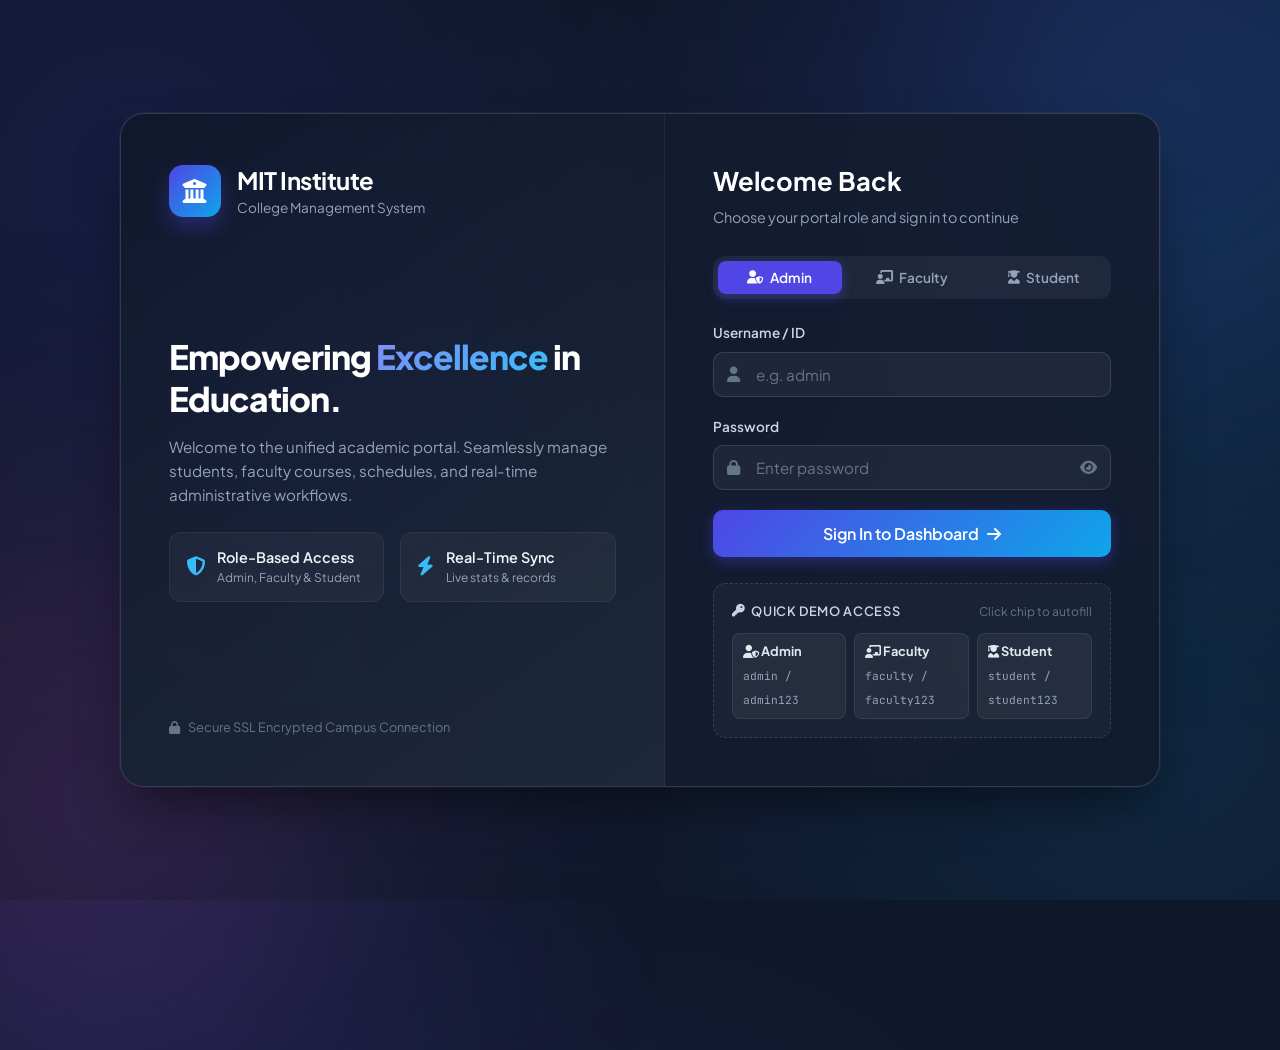
<file: index.html>
<!DOCTYPE html>
<html lang="en">
<head>
    <meta charset="UTF-8">
    <meta name="viewport" content="width=device-width, initial-scale=1.0">
    <title>MIT Institute of Technology - Portal Login</title>
    <link rel="stylesheet" href="style.css">
    <link rel="stylesheet" href="https://cdnjs.cloudflare.com/ajax/libs/font-awesome/6.4.0/css/all.min.css">
      <meta name="google-site-verification" content="WnSOQqePxmQyamzZql96hDCzVSBXV7g25Lu8MA2Vbxw" />

</head>
<body class="login-body">
    <div class="auth-wrapper">
        <!-- Left Brand Presentation Panel -->
        <div class="auth-brand-panel">
            <div class="brand-emblem">
                <div class="brand-emblem-icon">
                    <i class="fas fa-university"></i>
                </div>
                <div class="brand-emblem-text">
                    <h1>MIT Institute</h1>
                    <span>College Management System</span>
                </div>
            </div>

            <div class="brand-hero-content">
                <h2>Empowering <span>Excellence</span> in Education.</h2>
                <p>Welcome to the unified academic portal. Seamlessly manage students, faculty courses, schedules, and real-time administrative workflows.</p>

                <div class="brand-highlights">
                    <div class="highlight-box">
                        <i class="fas fa-shield-alt"></i>
                        <div>
                            <h4>Role-Based Access</h4>
                            <p>Admin, Faculty & Student</p>
                        </div>
                    </div>
                    <div class="highlight-box">
                        <i class="fas fa-bolt"></i>
                        <div>
                            <h4>Real-Time Sync</h4>
                            <p>Live stats & records</p>
                        </div>
                    </div>
                </div>
            </div>

            <div class="brand-footer-note">
                <i class="fas fa-lock"></i> Secure SSL Encrypted Campus Connection
            </div>
        </div>

        <!-- Right Form Panel -->
        <div class="auth-form-panel">
            <div class="auth-form-header">
                <h3>Welcome Back</h3>
                <p>Choose your portal role and sign in to continue</p>
            </div>

            <!-- Role Selector Tabs -->
            <div class="role-tabs">
                <button type="button" class="role-tab-btn active" data-role="admin">
                    <i class="fas fa-user-shield"></i> Admin
                </button>
                <button type="button" class="role-tab-btn" data-role="faculty">
                    <i class="fas fa-chalkboard-teacher"></i> Faculty
                </button>
                <button type="button" class="role-tab-btn" data-role="student">
                    <i class="fas fa-user-graduate"></i> Student
                </button>
            </div>

            <!-- Login Form -->
            <form id="login-form" class="auth-form">
                <input type="hidden" id="role" name="role" value="admin">

                <div class="form-group">
                    <label for="username">Username / ID</label>
                    <div class="input-with-icon">
                        <i class="fas fa-user input-icon"></i>
                        <input type="text" id="username" placeholder="e.g. admin" required autocomplete="username">
                    </div>
                </div>

                <div class="form-group">
                    <label for="password">Password</label>
                    <div class="input-with-icon">
                        <i class="fas fa-lock input-icon"></i>
                        <input type="password" id="password" placeholder="Enter password" required autocomplete="current-password">
                        <i class="fas fa-eye toggle-password" id="togglePassword" title="Show/Hide Password"></i>
                    </div>
                </div>

                <button type="submit" class="btn-auth-submit" id="loginBtn">
                    <span>Sign In to Dashboard</span>
                    <i class="fas fa-arrow-right"></i>
                </button>
            </form>

            <!-- Clickable Demo Credentials -->
            <div class="demo-box">
                <div class="demo-box-header">
                    <h5><i class="fas fa-key"></i> Quick Demo Access</h5>
                    <span>Click chip to autofill</span>
                </div>
                <div class="demo-chips">
                    <div class="demo-chip" data-user="admin" data-pass="admin123" data-role="admin" title="Click to fill Admin credentials">
                        <span class="chip-role"><i class="fas fa-user-shield"></i> Admin</span>
                        <span class="chip-creds">admin / admin123</span>
                    </div>
                    <div class="demo-chip" data-user="faculty" data-pass="faculty123" data-role="faculty" title="Click to fill Faculty credentials">
                        <span class="chip-role"><i class="fas fa-chalkboard-teacher"></i> Faculty</span>
                        <span class="chip-creds">faculty / faculty123</span>
                    </div>
                    <div class="demo-chip" data-user="student" data-pass="student123" data-role="student" title="Click to fill Student credentials">
                        <span class="chip-role"><i class="fas fa-user-graduate"></i> Student</span>
                        <span class="chip-creds">student / student123</span>
                    </div>
                </div>
            </div>
        </div>
    </div>

    <!-- Notification Toast Container -->
    <div class="toast-container" id="toastContainer"></div>

    <script src="auth.js"></script>
</body>
</html>
</file>
<file: style.css>
/* ==========================================================================
   College Management System - Core Design System & Global Styles
   ========================================================================== */

@import url('https://fonts.googleapis.com/css2?family=Plus+Jakarta+Sans:wght@300;400;500;600;700;800&family=JetBrains+Mono:wght@400;500;600&display=swap');

:root {
    /* Color Palette */
    --primary: #4f46e5;
    --primary-hover: #4338ca;
    --primary-light: #eef2ff;
    --primary-glow: rgba(79, 70, 229, 0.25);

    --secondary: #0ea5e9;
    --secondary-hover: #0284c7;
    --secondary-light: #e0f2fe;

    --accent: #8b5cf6;
    --accent-light: #f5f3ff;

    --success: #10b981;
    --success-hover: #059669;
    --success-light: #d1fae5;
    --success-text: #065f46;

    --warning: #f59e0b;
    --warning-hover: #d97706;
    --warning-light: #fef3c7;
    --warning-text: #92400e;

    --danger: #ef4444;
    --danger-hover: #dc2626;
    --danger-light: #fee2e2;
    --danger-text: #991b1b;

    --info: #3b82f6;
    --info-light: #dbeafe;
    --info-text: #1e40af;

    /* Neutrals & Surfaces */
    --bg-base: #f8fafc;
    --bg-surface: #ffffff;
    --bg-subtle: #f1f5f9;
    --bg-hover: #f8fafc;

    --sidebar-bg: #0f172a;
    --sidebar-surface: #1e293b;
    --sidebar-hover: #334155;
    --sidebar-border: rgba(255, 255, 255, 0.08);

    --text-main: #0f172a;
    --text-muted: #64748b;
    --text-subtle: #94a3b8;
    --text-inverse: #ffffff;

    --border-light: #e2e8f0;
    --border-medium: #cbd5e1;

    /* Shadows */
    --shadow-xs: 0 1px 2px 0 rgba(15, 23, 42, 0.05);
    --shadow-sm: 0 1px 3px 0 rgba(15, 23, 42, 0.08), 0 1px 2px -1px rgba(15, 23, 42, 0.08);
    --shadow-md: 0 4px 6px -1px rgba(15, 23, 42, 0.08), 0 2px 4px -2px rgba(15, 23, 42, 0.06);
    --shadow-lg: 0 10px 15px -3px rgba(15, 23, 42, 0.08), 0 4px 6px -4px rgba(15, 23, 42, 0.04);
    --shadow-xl: 0 20px 25px -5px rgba(15, 23, 42, 0.1), 0 8px 10px -6px rgba(15, 23, 42, 0.05);
    --shadow-glow: 0 0 20px rgba(79, 70, 229, 0.35);

    /* Radii */
    --radius-sm: 6px;
    --radius-md: 10px;
    --radius-lg: 14px;
    --radius-xl: 20px;
    --radius-full: 9999px;

    /* Transitions */
    --transition-fast: 0.15s ease;
    --transition-base: 0.25s cubic-bezier(0.4, 0, 0.2, 1);
    --transition-slow: 0.35s cubic-bezier(0.4, 0, 0.2, 1);
}

/* ==========================================================================
   Base & Reset
   ========================================================================== */

* {
    margin: 0;
    padding: 0;
    box-sizing: border-box;
    font-family: 'Plus Jakarta Sans', -apple-system, BlinkMacSystemFont, 'Segoe UI', Roboto, sans-serif;
    -webkit-font-smoothing: antialiased;
    -moz-osx-font-smoothing: grayscale;
}

body {
    background-color: var(--bg-base);
    color: var(--text-main);
    min-height: 100vh;
    line-height: 1.5;
    padding: 0;
    margin: 0;
}

/* Custom Scrollbar */
::-webkit-scrollbar {
    width: 8px;
    height: 8px;
}
::-webkit-scrollbar-track {
    background: transparent;
}
::-webkit-scrollbar-thumb {
    background: #cbd5e1;
    border-radius: var(--radius-full);
}
::-webkit-scrollbar-thumb:hover {
    background: #94a3b8;
}

/* ==========================================================================
   Login / Authentication Page Styles
   ========================================================================== */

.login-body {
    background: radial-gradient(circle at 10% 20%, rgba(79, 70, 229, 0.12) 0%, transparent 40%),
                radial-gradient(circle at 90% 80%, rgba(14, 165, 233, 0.12) 0%, transparent 40%),
                radial-gradient(circle at 50% 50%, rgba(139, 92, 246, 0.08) 0%, transparent 60%),
                #0f172a;
    min-height: 100vh;
    display: flex;
    align-items: center;
    justify-content: center;
    padding: 24px;
    position: relative;
    overflow-x: hidden;
}

.login-body::before {
    content: '';
    position: absolute;
    width: 600px;
    height: 600px;
    background: linear-gradient(135deg, rgba(79, 70, 229, 0.3), rgba(14, 165, 233, 0.3));
    filter: blur(140px);
    border-radius: 50%;
    top: -200px;
    right: -200px;
    pointer-events: none;
    z-index: 0;
}

.login-body::after {
    content: '';
    position: absolute;
    width: 500px;
    height: 500px;
    background: linear-gradient(135deg, rgba(236, 72, 153, 0.25), rgba(139, 92, 246, 0.25));
    filter: blur(140px);
    border-radius: 50%;
    bottom: -150px;
    left: -150px;
    pointer-events: none;
    z-index: 0;
}

.auth-wrapper {
    position: relative;
    z-index: 1;
    width: 100%;
    max-width: 1040px;
    display: grid;
    grid-template-columns: 1.1fr 1fr;
    background: rgba(30, 41, 59, 0.7);
    backdrop-filter: blur(20px);
    -webkit-backdrop-filter: blur(20px);
    border: 1px solid rgba(255, 255, 255, 0.1);
    border-radius: 24px;
    overflow: hidden;
    box-shadow: 0 25px 50px -12px rgba(0, 0, 0, 0.5), 0 0 0 1px rgba(255, 255, 255, 0.05);
}

/* Left Brand Panel */
.auth-brand-panel {
    background: linear-gradient(145deg, rgba(15, 23, 42, 0.95), rgba(30, 41, 59, 0.85)),
                radial-gradient(circle at 30% 30%, rgba(79, 70, 229, 0.4), transparent 70%);
    padding: 48px;
    display: flex;
    flex-direction: column;
    justify-content: space-between;
    border-right: 1px solid rgba(255, 255, 255, 0.08);
    position: relative;
}

.brand-emblem {
    display: flex;
    align-items: center;
    gap: 16px;
}

.brand-emblem-icon {
    width: 52px;
    height: 52px;
    background: linear-gradient(135deg, #4f46e5, #0ea5e9);
    border-radius: 14px;
    display: flex;
    align-items: center;
    justify-content: center;
    color: white;
    font-size: 24px;
    box-shadow: 0 10px 20px rgba(79, 70, 229, 0.35);
}

.brand-emblem-text h1 {
    color: #ffffff;
    font-size: 1.5rem;
    font-weight: 700;
    letter-spacing: -0.02em;
}

.brand-emblem-text span {
    color: #94a3b8;
    font-size: 0.85rem;
    display: block;
}

.brand-hero-content {
    margin: 40px 0;
}

.brand-hero-content h2 {
    color: #ffffff;
    font-size: 2.1rem;
    font-weight: 800;
    line-height: 1.25;
    margin-bottom: 16px;
    letter-spacing: -0.03em;
}

.brand-hero-content h2 span {
    background: linear-gradient(135deg, #818cf8, #38bdf8);
    -webkit-background-clip: text;
    -webkit-text-fill-color: transparent;
}

.brand-hero-content p {
    color: #94a3b8;
    font-size: 0.95rem;
    line-height: 1.6;
}

.brand-highlights {
    display: grid;
    grid-template-columns: repeat(2, 1fr);
    gap: 16px;
    margin-top: 24px;
}

.highlight-box {
    background: rgba(255, 255, 255, 0.04);
    border: 1px solid rgba(255, 255, 255, 0.06);
    border-radius: 12px;
    padding: 14px 16px;
    display: flex;
    align-items: center;
    gap: 12px;
}

.highlight-box i {
    color: #38bdf8;
    font-size: 1.2rem;
}

.highlight-box div h4 {
    color: #f1f5f9;
    font-size: 0.9rem;
    font-weight: 600;
}

.highlight-box div p {
    color: #94a3b8;
    font-size: 0.75rem;
    margin: 0;
}

.brand-footer-note {
    color: #64748b;
    font-size: 0.8rem;
    display: flex;
    align-items: center;
    gap: 8px;
}

/* Right Form Panel */
.auth-form-panel {
    padding: 48px;
    display: flex;
    flex-direction: column;
    justify-content: center;
    background: rgba(15, 23, 42, 0.6);
}

.auth-form-header {
    margin-bottom: 28px;
}

.auth-form-header h3 {
    color: #ffffff;
    font-size: 1.6rem;
    font-weight: 700;
    margin-bottom: 6px;
}

.auth-form-header p {
    color: #94a3b8;
    font-size: 0.9rem;
}

/* Quick Role Switcher Chips */
.role-tabs {
    display: grid;
    grid-template-columns: repeat(3, 1fr);
    gap: 8px;
    background: rgba(255, 255, 255, 0.05);
    padding: 5px;
    border-radius: 12px;
    margin-bottom: 24px;
}

.role-tab-btn {
    border: none;
    background: transparent;
    color: #94a3b8;
    font-size: 0.85rem;
    font-weight: 600;
    padding: 8px 12px;
    border-radius: 8px;
    cursor: pointer;
    transition: var(--transition-fast);
    display: flex;
    align-items: center;
    justify-content: center;
    gap: 6px;
}

.role-tab-btn:hover {
    color: #ffffff;
}

.role-tab-btn.active {
    background: var(--primary);
    color: #ffffff;
    box-shadow: 0 4px 12px rgba(79, 70, 229, 0.4);
}

/* Form Groups */
.auth-form .form-group {
    margin-bottom: 20px;
    position: relative;
}

.auth-form label {
    display: block;
    color: #cbd5e1;
    font-size: 0.85rem;
    font-weight: 600;
    margin-bottom: 8px;
}

.input-with-icon {
    position: relative;
    display: flex;
    align-items: center;
}

.input-with-icon i.input-icon {
    position: absolute;
    left: 14px;
    color: #64748b;
    font-size: 0.95rem;
    pointer-events: none;
    transition: var(--transition-fast);
}

.input-with-icon input,
.input-with-icon select {
    width: 100%;
    background: rgba(255, 255, 255, 0.05);
    border: 1px solid rgba(255, 255, 255, 0.12);
    border-radius: 10px;
    padding: 12px 14px 12px 42px;
    color: #ffffff;
    font-size: 0.95rem;
    transition: var(--transition-base);
    outline: none;
}

.input-with-icon select {
    background: #1e293b;
    cursor: pointer;
}

.input-with-icon select option {
    background: #1e293b;
    color: #ffffff;
}

.input-with-icon input::placeholder {
    color: #64748b;
}

.input-with-icon input:focus,
.input-with-icon select:focus {
    border-color: #6366f1;
    background: rgba(255, 255, 255, 0.08);
    box-shadow: 0 0 0 3px rgba(99, 102, 241, 0.25);
}

.input-with-icon input:focus + i.input-icon,
.input-with-icon:focus-within i.input-icon {
    color: #818cf8;
}

.toggle-password {
    position: absolute;
    right: 14px;
    color: #64748b;
    cursor: pointer;
    font-size: 0.95rem;
    transition: var(--transition-fast);
}

.toggle-password:hover {
    color: #e2e8f0;
}

/* Submit Button */
.btn-auth-submit {
    width: 100%;
    padding: 13px 20px;
    background: linear-gradient(135deg, #4f46e5, #0ea5e9);
    border: none;
    border-radius: 10px;
    color: white;
    font-size: 1rem;
    font-weight: 600;
    cursor: pointer;
    display: flex;
    align-items: center;
    justify-content: center;
    gap: 8px;
    margin-top: 10px;
    transition: var(--transition-base);
    box-shadow: 0 4px 14px rgba(79, 70, 229, 0.4);
}

.btn-auth-submit:hover {
    transform: translateY(-2px);
    box-shadow: 0 8px 20px rgba(79, 70, 229, 0.5);
    background: linear-gradient(135deg, #4338ca, #0284c7);
}

.btn-auth-submit:active {
    transform: translateY(0);
}

/* Interactive Demo Credentials Box */
.demo-box {
    margin-top: 26px;
    padding: 18px;
    background: rgba(255, 255, 255, 0.03);
    border: 1px dashed rgba(255, 255, 255, 0.12);
    border-radius: 12px;
}

.demo-box-header {
    display: flex;
    align-items: center;
    justify-content: space-between;
    margin-bottom: 12px;
}

.demo-box-header h5 {
    color: #cbd5e1;
    font-size: 0.8rem;
    font-weight: 600;
    text-transform: uppercase;
    letter-spacing: 0.05em;
    display: flex;
    align-items: center;
    gap: 6px;
}

.demo-box-header span {
    color: #64748b;
    font-size: 0.75rem;
}

.demo-chips {
    display: grid;
    grid-template-columns: repeat(3, 1fr);
    gap: 8px;
}

.demo-chip {
    background: rgba(255, 255, 255, 0.05);
    border: 1px solid rgba(255, 255, 255, 0.08);
    border-radius: 8px;
    padding: 8px 10px;
    cursor: pointer;
    transition: var(--transition-fast);
    text-align: left;
}

.demo-chip:hover {
    background: rgba(79, 70, 229, 0.15);
    border-color: rgba(99, 102, 241, 0.4);
    transform: translateY(-1px);
}

.demo-chip .chip-role {
    font-size: 0.8rem;
    font-weight: 700;
    color: #e2e8f0;
    display: block;
}

.demo-chip .chip-creds {
    font-size: 0.7rem;
    color: #94a3b8;
    font-family: 'JetBrains Mono', monospace;
}

/* ==========================================================================
   Modern Toast Notifications
   ========================================================================== */

.toast-container {
    position: fixed;
    top: 24px;
    right: 24px;
    z-index: 9999;
    display: flex;
    flex-direction: column;
    gap: 10px;
    pointer-events: none;
}

.toast {
    pointer-events: auto;
    min-width: 320px;
    max-width: 420px;
    padding: 14px 18px;
    border-radius: 12px;
    background: #ffffff;
    box-shadow: 0 10px 25px -5px rgba(0, 0, 0, 0.15), 0 8px 10px -6px rgba(0, 0, 0, 0.1);
    display: flex;
    align-items: center;
    gap: 14px;
    animation: toastSlideIn 0.3s cubic-bezier(0.16, 1, 0.3, 1);
    border-left: 4px solid var(--primary);
    color: var(--text-main);
}

.toast.toast-success {
    border-left-color: var(--success);
}
.toast.toast-error {
    border-left-color: var(--danger);
}
.toast.toast-warning {
    border-left-color: var(--warning);
}

.toast-icon {
    font-size: 1.25rem;
    display: flex;
    align-items: center;
    justify-content: center;
}
.toast.toast-success .toast-icon { color: var(--success); }
.toast.toast-error .toast-icon { color: var(--danger); }
.toast.toast-warning .toast-icon { color: var(--warning); }

.toast-content {
    flex: 1;
}

.toast-title {
    font-size: 0.85rem;
    font-weight: 700;
    color: var(--text-main);
    margin-bottom: 2px;
}

.toast-message {
    font-size: 0.82rem;
    color: var(--text-muted);
}

@keyframes toastSlideIn {
    from {
        transform: translateX(100%) scale(0.9);
        opacity: 0;
    }
    to {
        transform: translateX(0) scale(1);
        opacity: 1;
    }
}

@keyframes toastSlideOut {
    from {
        transform: translateX(0);
        opacity: 1;
    }
    to {
        transform: translateX(100%);
        opacity: 0;
    }
}

/* ==========================================================================
   Global Responsive Breakpoints
   ========================================================================== */

@media (max-width: 900px) {
    .auth-wrapper {
        grid-template-columns: 1fr;
        max-width: 500px;
    }

    .auth-brand-panel {
        display: none;
    }

    .auth-form-panel {
        padding: 36px 24px;
    }
}
</file>
